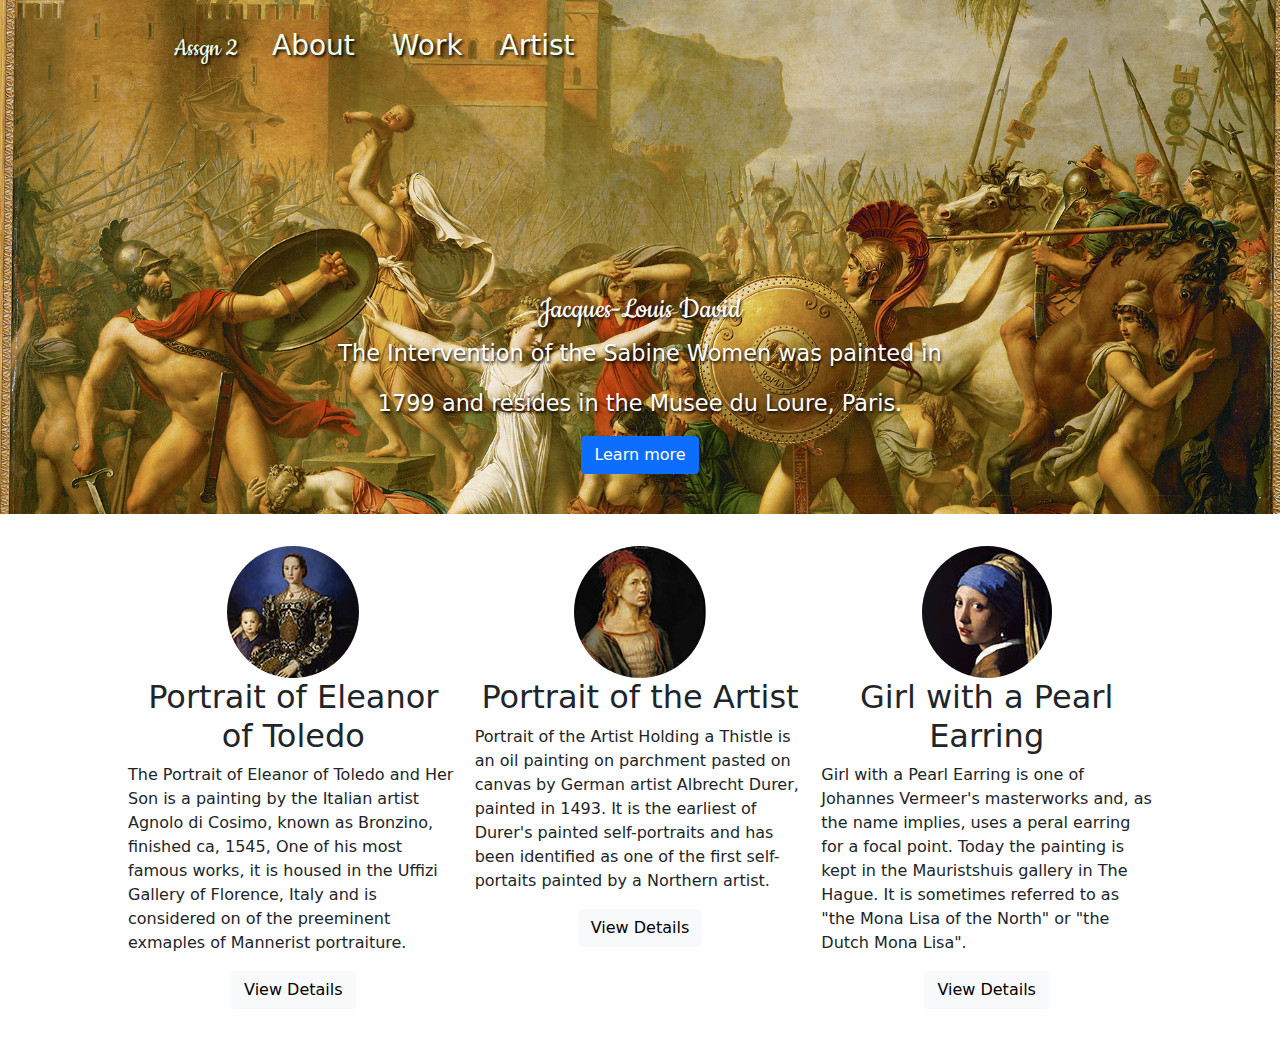
<file: start/index.html>
<!DOCTYPE html>
<html>

    <head>
        <link rel="preconnect" href="https://fonts.gstatic.com">
        <link href="https://fonts.googleapis.com/css2?family=Cookie&display=swap" rel="stylesheet">
        <title>Art Sales</title>
        <link rel="stylesheet" href="styles.css">
        <link rel="stylesheet" href="bootstrap-5.1.3-dist/css/bootstrap.min.css">
    </head>

    <body>
        <div id="home-container">
            <div class="r1">
                <div class="r1-inner">
                    <nav class="home-main-nav">
                        <ul>
                            <li class="cursive">
                                <a href="#">Assgn 2</a>
                            </li>
                            <li>
                                <a href="about/about.html">About</a>
                            </li>
                            <li>
                                <a href="art-works/art-works.html">Work</a>
                            </li>
                            <li>
                                <a href="artist/artist.html">Artist</a>
                            </li>
                        </ul>
                    </nav>
                    <div class="gallery-description">
                        <h2 class="cursive drop-shadow">Jacques-Louis David</h2>
                        <p class="drop-shadow">The Intervention of the Sabine Women was painted in</p>
                        <p class="drop-shadow">1799 and resides in the Musee du Loure, Paris.</p>
                        <button class="btn btn-primary">Learn more</button>
                    </div>
                </div>
            </div>
            <div class="r2">
                <div>
                    <img class="circle" src="img/thumbs/120010.jpg" alt="lady">
                    <h2>Portrait of Eleanor of Toledo</h2>
                    <p class="left-align">The Portrait of Eleanor of Toledo and Her Son is a painting by the Italian artist
                        Agnolo di Cosimo, known as Bronzino, finished ca, 1545, One of his most famous works, it is housed
                        in the Uffizi Gallery of Florence, Italy and is considered on of the preeminent exmaples of
                        Mannerist portraiture.</p>
                    <button class="btn btn-light">View Details</button>
                </div>
                <div>
                    <img class="circle" src="img/thumbs/116010.jpg" alt="lady">
                    <h2>Portrait of the Artist</h2>
                    <p class="left-align">Portrait of the Artist Holding a Thistle is an oil painting on parchment pasted on
                        canvas by German artist Albrecht Durer, painted in 1493. It is the earliest of Durer's painted
                        self-portraits and has been identified as one of the first self-portaits painted by a Northern
                        artist.</p>
                    <button class="btn btn-light">View Details</button>
                </div>
                <div>
                    <img class="circle" src="img/thumbs/106020.jpg" alt="lady">
                    <h2>Girl with a Pearl Earring</h2>
                    <p class="left-align">Girl with a Pearl Earring is one of Johannes Vermeer's masterworks and, as the
                        name implies, uses a peral earring for a focal point. Today the painting is kept in the Mauristshuis
                        gallery in The Hague. It is sometimes referred to as "the Mona Lisa of the North" or "the Dutch Mona
                        Lisa".</p>
                    <button class="btn btn-light">View Details</button>
                </div>
            </div>
        </div>
        <!-- external scripts -->
        <script scr="javascript" src="js/jquery-3.6.0.min.js"></script>
        <script type="javascript" src="bootstrap-5.1.3-dist/js/bootstrap.min.js"></script>
    </body>
</html>
</file>
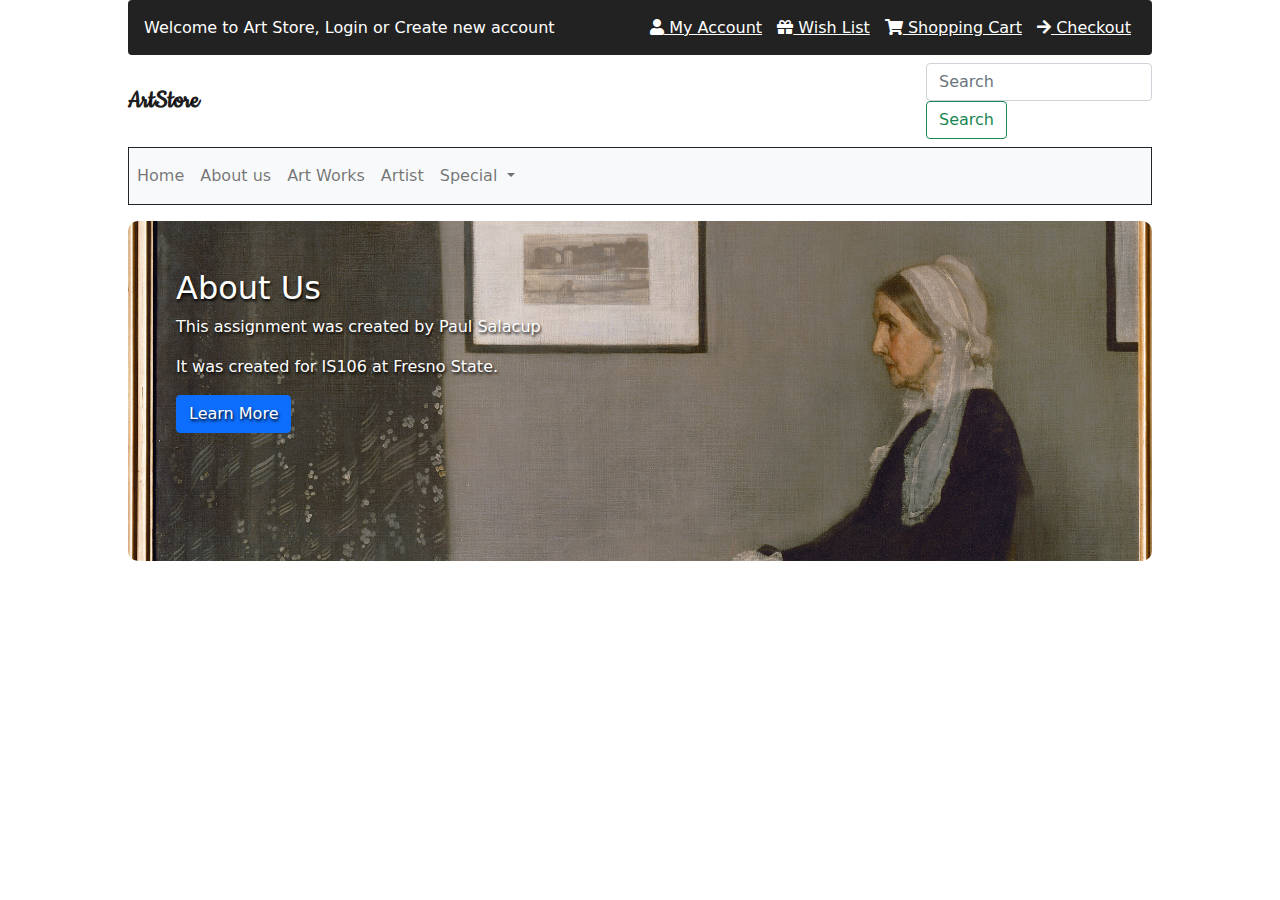
<file: start/about/about.html>
<!DOCTYPE html>
<html>

<head>
    <link rel="preconnect" href="https://fonts.gstatic.com">
    <link href="https://fonts.googleapis.com/css2?family=Cookie&display=swap" rel="stylesheet">
    <title>Art Sales</title>
    <link rel="stylesheet" href="../bootstrap-5.1.3-dist/css/bootstrap.min.css">
    <link rel="stylesheet" href="../fontawesome-free-5.15.2-web/css/all.min.css">
    <link rel="stylesheet" href="../styles.css">
    <link rel="stylesheet" href="about.css">
</head>

<body>
    <div id="about-container">
        <div id="about-container-inner">
            <!-- <i class="fas fa-camera"></i>
            <i class="fas fa-camera"></i> -->
            <div class="nav-container">
                <nav class="top-nav">
                    <span class="welcome-txt">Welcome to Art Store, Login or Create new account</span>
                    <ul class="top-nav-item">
                        <li>
                            <a href="#"><i class="fas fa-user"></i> My Account</a>
                        </li>
                        <li>
                            <a href="#"><i class="fas fa-gift"></i> Wish List</a>
                        </li>
                        <li>
                            <a href="#"><i class="fas fa-shopping-cart"></i> Shopping Cart</a>
                        </li>
                        <li>
                            <a href="#"><i class="fas fa-arrow-right"></i> Checkout</a>
                        </li>
                    </ul>
                </nav>
                <div class="search-container">
                    <nav class="navbar navbar-light bg-light justify-content-between white">
                        <a class="navbar-brand cursive logo-txt">ArtStore</a>
                        <form class="form-inline">
                            <input class="form-control mr-sm-2" type="search" placeholder="Search" aria-label="Search">
                            <button class="btn btn-outline-success my-2 my-sm-0" type="submit">Search</button>
                        </form>
                    </nav>
                </div>
                <nav class="main-nav">
                    <nav class="navbar navbar-expand-lg navbar-light bg-light">
                        <button class="navbar-toggler" type="button" data-toggle="collapse"
                            data-target="#navbarNavDropdown" aria-controls="navbarNavDropdown" aria-expanded="false"
                            aria-label="Toggle navigation">
                            <span class="navbar-toggler-icon"></span>
                        </button>
                        <div class="collapse navbar-collapse" id="navbarNavDropdown">
                            <ul class="navbar-nav">
                                <li class="nav-item active">
                                    <a class="nav-link" href="../index.html">Home <span class="sr-only">(current)</span></a>
                                </li>
                                <li class="nav-item">
                                    <a class="nav-link" href="about.html">About us</a>
                                </li>
                                <li class="nav-item">
                                    <a class="nav-link" href="../art-works/art-works.html">Art Works</a>
                                </li>
                                <li class="nav-item">
                                    <a class="nav-link" href="../artist/artist.html">Artist</a>
                                </li>
                                <li class="nav-item dropdown">
                                    <a class="nav-link dropdown-toggle" href="#" id="navbarDropdownMenuLink"
                                        data-toggle="dropdown" aria-haspopup="true" aria-expanded="false">
                                        Special
                                    </a>
                                    <div class="dropdown-menu" aria-labelledby="navbarDropdownMenuLink">
                                        <a class="dropdown-item" href="#">Special 1</a>
                                        <a class="dropdown-item" href="#">Special 2</a>
                                    </div>
                                </li>
                            </ul>
                        </div>
                    </nav>
                </nav>
            </div>
            <div class="about-content">
                <div class="banner">
                    <h2 class="drop-shadow">About Us</h2>
                    <p class="drop-shadow">This assignment was created by Paul Salacup</p>
                    <p class="drop-shadow">It was created for IS106 at Fresno State.</p>
                    <button class="btn btn-primary drop-shadow">Learn More</button>
                </div>
            </div>
        </div>
    </div>
    <!-- external scripts -->
    <script type="text/javascript" src="../js/jquery-3.6.0.min.js"></script>
    <script type="text/javascript" src="../bootstrap-5.1.3-dist/js/bootstrap.min.js"></script>
</body>

</html>
</file>
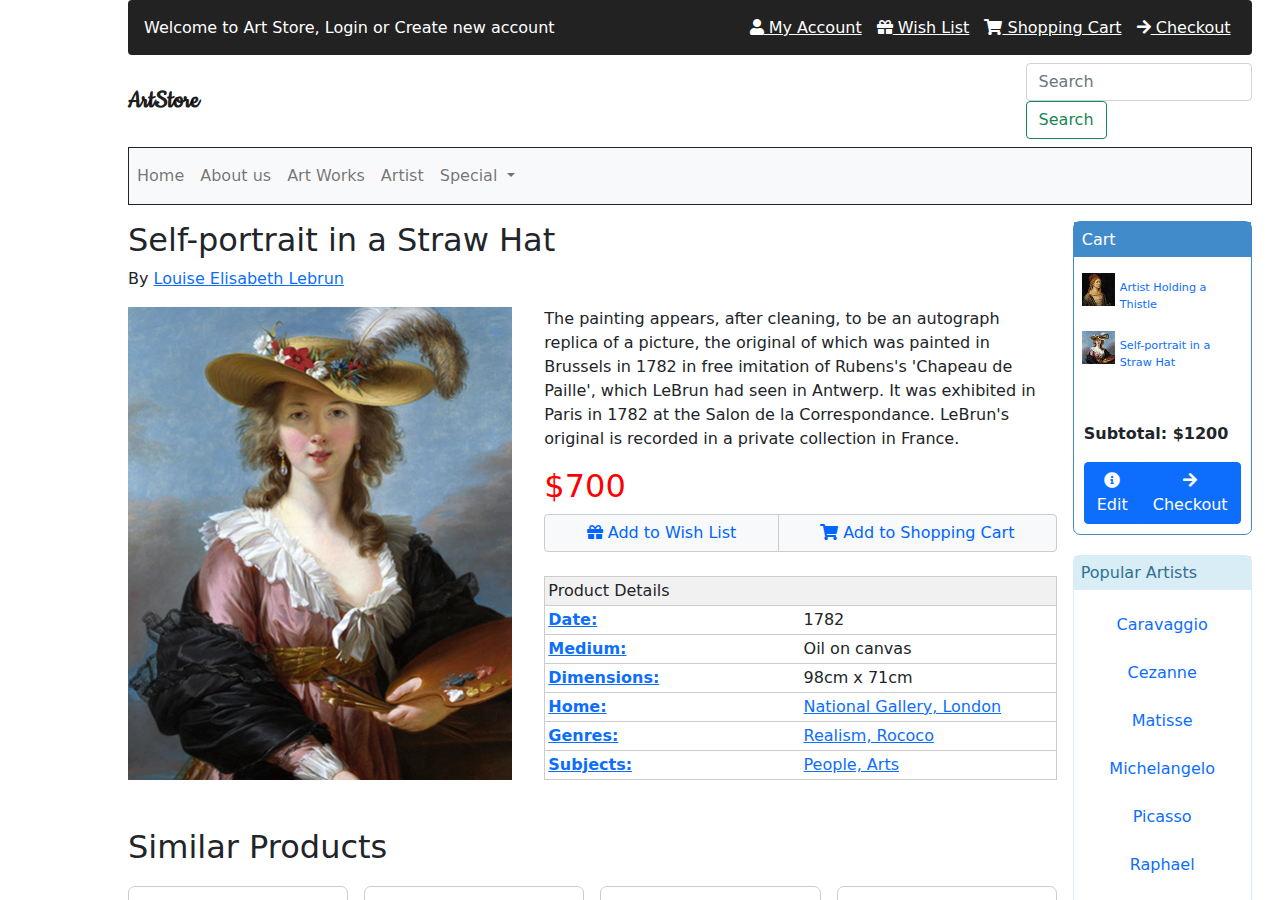
<file: start/art-works/art-works.html>
<!DOCTYPE html>
<html>

    <head>
        <link rel="preconnect" href="https://fonts.gstatic.com">
        <link href="https://fonts.googleapis.com/css2?family=Cookie&display=swap" rel="stylesheet">
        <title>Art Sales</title>
        <link rel="stylesheet" href="../bootstrap-5.1.3-dist/css/bootstrap.min.css">
        <link rel="stylesheet" href="../fontawesome-free-5.15.2-web/css/all.min.css">
        <link rel="stylesheet" href="../styles.css">
        <link rel="stylesheet" href="art-works.css">
    </head>

    <body>
        <div id="about-container">
            <div id="about-container-inner">
                <!-- <i class="fas fa-camera"></i>
              <i class="far fa-address-card"></i> -->
                <div class="nav-container">
                    <nav class="top-nav">
                        <span class="welcome-txt">Welcome to Art Store, Login or Create new account</span>
                        <ul class="top-nav-item">
                            <li>
                                <a href="#"><i class="fas fa-user"></i> My Account</a>
                            </li>
                            <li>
                                <a href="#"><i class="fas fa-gift"></i> Wish List</a>
                            </li>
                            <li>
                                <a href="#"><i class="fas fa-shopping-cart"></i> Shopping Cart</a>
                            </li>
                            <li>
                                <a href="#"><i class="fas fa-arrow-right"></i> Checkout</a>
                            </li>
                        </ul>
                    </nav>
                    <div class="search-container">
                        <nav class="navbar navbar-light bg-light justify-content-between white">
                            <a class="navbar-brand cursive logo-txt">ArtStore</a>
                            <form class="form-inline">
                                <input class="form-control mr-sm-2" type="search" placeholder="Search" aria-label="Search">
                                <button class="btn btn-outline-success my-2 my-sm-0" type="submit">Search</button>
                            </form>
                        </nav>
                    </div>
                    <nav class="main-nav">
                        <nav class="navbar navbar-expand-lg navbar-light bg-light">
                            <button class="navbar-toggler" type="button" data-toggle="collapse"
                                data-target="#navbarNavDropdown" aria-controls="navbarNavDropdown" aria-expanded="false"
                                aria-label="Toggle navigation">
                                <span class="navbar-toggler-icon"></span>
                            </button>
                            <div class="collapse navbar-collapse" id="navbarNavDropdown">
                                <ul class="navbar-nav">
                                    <li class="nav-item active">
                                        <a class="nav-link" href="../index.html">Home<span
                                                class="sr-only">(current)</span></a>
                                    </li>
                                    <li class="nav-item">
                                        <a class="nav-link" href="../about/about.html">About us</a>
                                    </li>
                                    <li class="nav-item">
                                        <a class="nav-link" href="../art-works/art-works.html">Art Works</a>
                                    </li>
                                    <li class="nav-item">
                                        <a class="nav-link" href="../artist/artist.html">Artist</a>
                                    </li>
                                    <li class="nav-item dropdown">
                                        <a class="nav-link dropdown-toggle" href="#" id="navbarDropdownMenuLink"
                                            data-toggle="dropdown" aria-haspopup="true" aria-expanded="false">
                                            Special
                                        </a>
                                        <div class="dropdown-menu" aria-labelledby="navbarDropdownMenuLink">
                                            <a class="dropdown-item" href="#">Special 1</a>
                                            <a class="dropdown-item" href="#">Special 2</a>
                                        </div>
                                    </li>
                                </ul>
                            </div>
                        </nav>
                    </nav>
                </div>
                <div class="art-content">
                    <div class="art-c1">
                        <h1>Self-portrait in a Straw Hat
                        </h1>
                        <p>By <a href="#">Louise Elisabeth Lebrun</a></p>
                        <div class="art-c1-content">
                            <div class="left"></div>
                            <div class="right">
                                <p>The painting appears, after cleaning, to be an autograph replica of a picture, the
                                    original of which
                                    was painted in Brussels in 1782 in free imitation of Rubens's 'Chapeau de Paille', which
                                    LeBrun had seen
                                    in Antwerp. It was exhibited in Paris in 1782 at the Salon de la Correspondance.
                                    LeBrun's original is
                                    recorded in a private collection in France.</p>
                                <h2 class="red-text">$700</h2>
                                <div class="btn-group full-width">
                                    <button class="btn btn-light btn-bordered font-blue"><i class="fas fa-gift"></i> Add to Wish List</button>
                                    <button class="btn btn-light btn-bordered font-blue"><i class="fas fa-shopping-cart"></i> Add to Shopping Cart</button>
                                </div>
                                <br>
                                <br>
                                <table class="product-table">
                                    <thead>
                                        <tr>
                                            <td colspan="2">Product Details</td>
                                        </tr>
                                    </thead>
                                    <tbody>
                                        <tr>
                                            <td><a class="font-bold">Date:</a></td>
                                            <td>1782</td>
                                        </tr>
                                        <tr>
                                            <td><a class="font-bold">Medium:</a></td>
                                            <td>Oil on canvas</td>
                                        </tr>
                                        <tr>
                                            <td><a class="font-bold">Dimensions:</a></td>
                                            <td>98cm x 71cm</td>
                                        </tr>
                                        <tr>
                                            <td><a class="font-bold">Home:</a></td>
                                            <td ><a href="#">National Gallery, London</a></td>
                                        </tr>
                                        <tr>
                                            <td><a class="font-bold">Genres:</a></td>
                                            <td><a href="#">Realism, Rococo</a></td>
                                        </tr>
                                        <tr>
                                            <td><a class="font-bold">Subjects:</a></td>
                                            <td><a href="#">People, Arts</a></td>
                                        </tr>
                                    </tbody>
                                    <tfoot></tfoot>
                                </table>
                            </div>
    
                        </div>
                        <br><br>
                        <h1>Similar Products</h1>
                        <div class="similar-products">
                            <div class="bordered">
                                <img src="../img/thumbs/116010.jpg" alt="img1">
                                <p class="small-text">Artist Holding a Thistle</p>
                                <div class="btn-group">
                                    <button class="btn btn-primary btn-bordered"><i class="fa fa-info-circle"></i> View</button>
                                    <button class="btn btn-success btn-bordered"><i class="fas fa-gift"></i> Wish</button>
                                    <button class="btn btn-info btn-bordered"><i class="fas fa-shopping-cart"></i> Cart</button>
                                </div>
                            </div>
                            <div class="bordered">
                                <img src="../img/thumbs/120010.jpg" alt="img1">
                                <p class="small-text">Portrait of Eleanor of Toledo</p>
                                <div class="btn-group">
                                    <button class="btn btn-primary btn-bordered"><i class="fa fa-info-circle"></i> View</button>
                                    <button class="btn btn-success btn-bordered"><i class="fas fa-gift"></i> Wish</button>
                                    <button class="btn btn-info btn-bordered"><i class="fas fa-shopping-cart"></i> Cart</button>
                                </div>
                            </div>
                            <div class="bordered">
                                <img src="../img/thumbs/107010.jpg" alt="img1">
                                <p class="small-text">Madame de Pompadour</p>
                                <div class="btn-group">
                                    <button class="btn btn-primary btn-bordered"><i class="fa fa-info-circle"></i> View</button>
                                    <button class="btn btn-success btn-bordered"><i class="fas fa-gift"></i> Wish</button>
                                    <button class="btn btn-info btn-bordered"><i class="fas fa-shopping-cart"></i> Cart</button>
                                </div>
                            </div>
                            <div class="bordered">
                                <img src="../img/thumbs/106020.jpg" alt="img1">
                                <p class="small-text">Girl with a Pearl Earring</p>
                                <div class="btn-group">
                                    <button class="btn btn-primary btn-bordered"><i class="fa fa-info-circle"></i> View</button>
                                    <button class="btn btn-success btn-bordered"><i class="fas fa-gift"></i> Wish</button>
                                    <button class="btn btn-info btn-bordered"><i class="fas fa-shopping-cart"></i> Cart</button>
                                </div>
                            </div>
                        </div>
    
                    </div>
                    <div class="art-c2">
                        <div class="left-sidebar-block light-blue">
                            <h3 class="block-header light-blue">Cart</h3>
                            <ul class="sidebar-list">
                                <li>
                                    <img class="pull-left" src="../img/tiny/116010.jpg" alt="sm1">
                                    <a class="tiny-txt align-text-left" href="#">Artist Holding a Thistle</a>
                                </li>
                                <li>
                                    <img class="pull-left" src="../img/tiny/113010.jpg" alt="sm1">
                                    <a class="tiny-txt align-text-left" href="#">Self-portrait in a Straw Hat</a>
                                </li>
                            </ul>
                            <div class="btn-below">
                                <p class="font-bold">Subtotal: $1200</p>
                                <div class="btn-group full-width">
                                    <button class="btn btn-primary"><i class="fa fa-info-circle"></i> Edit</button>
                                    <button class="btn btn-primary"><i class="fas fa-arrow-right"></i> Checkout</button>
                                </div>
                            </div>
                        </div>
    
                        <div class="left-sidebar-block accent-blue">
                            <h3 class="block-header-accent accent-background">Popular Artists</h3>
                            <ul class="sidebar-list">
                                <li><a href="#">Caravaggio</a></li>
                                <li><a href="#">Cezanne</a></li>
                                <li><a href="#">Matisse</a></li>
                                <li><a href="#">Michelangelo</a></li>
                                <li><a href="#">Picasso</a></li>
                                <li><a href="#">Raphael</a></li>
                                <li><a href="#">Van Gogh</a></li>
                            </ul>
                        </div>
                        <div class="left-sidebar-block accent-blue">
                            <h3 class="block-header-accent accent-background">Popular Genres</h3>
                            <ul class="sidebar-list">
                                <li><a href="#">Baroque</a></li>
                                <li><a href="#">Cubism</a></li>
                                <li><a href="#">Impressionism</a></li>
                                <li><a href="#">Renaissance</a></li>
                            </ul>
                        </div>
                    </div>
                </div>
            </div>
            <div class="top-footer">
                <div class="footer-inner">
                    <div>
                        <h3 class="medium-txt"><i class="fa fa-info-circle"></i> About Us</h3>
                        <p>Lorem Ipsum is simply dummy text of the printing and typesetting industry. Lorem Ipsum has been
                            the
                            industry's standard dummy text ever since the 1500s.</p>
                    </div>
                    <div>
                        <h3 class="medium-txt"><i class="fa fa-phone"></i> Customer Service</h3>
                        <ul class="footer-list">
                            <li><a class="footer-link" href="#">Delivery Information</a></li>
                            <li><a class="footer-link" href="#">Privacy Policy</a></li>
                            <li><a class="footer-link" href="#">Shipping</a></li>
                            <li><a class="footer-link" href="#">Terms of Conditions</a></li>
                        </ul>
                    </div>
                    <div>
                        <h3 class="medium-txt"><i class="fas fa-shopping-cart"></i> Just Ordered</h3>
                        <ul class="footer-list">
                            <li>
                                <img src="../img/tiny/13030.jpg" alt="img1">
                                <div>
                                    <a href="#">Arrangement in Grey and Black</a><br>
                                    <span>5 minutes ago</span>
                                </div>
                            </li>
                            <li>
                                <img src="../img/tiny/116010.jpg" alt="img2">
                                <div>
                                    <a href="#">Artist Holding a Thistle</a><br>
                                    <span>11 minutes ago</span>
                                </div>
                            </li>
                            <li>
                                <img src="../img/tiny/113010.jpg" alt="img3">
                                <div>
                                    <a href="#">Self-portrait in a Straw Hat</a><br>
                                    <span>23 minutes ago</span>
                                </div>
                            </li>
                        </ul>
                    </div>
                    <div>
                        <h3 class="medium-txt"><i class="fa fa-envelope"></i> Contact us</h3>
                        <div class="form-group">
                            <input class="form-control form-control-lg" type="text" placeholder="Enter name...">
                        </div>
                        <div class="form-group">
                            <input class="form-control form-control-lg" type="text" placeholder="Enter email...">
                        </div>
                        <div class="form-group">
                            <textarea class="form-control" id="validationTextarea" placeholder="Enter message"
                                required></textarea>
                        </div>
                        <button class="btn btn-primary full-width">Submit</button>
                    </div>
                </div>
    
            </div>
            <footer class="bottom-footer">
                <div class="footer-bottom-inner">
                    <span>All images are copyright to their owners. This is just a hypothetical site</span>
                    <span>© 2014 Copyright Art Store</span>
                </div>
            </footer>
        </div>

  <!-- external scripts -->
  <script type="text/javascript" src="../js/jquery-3.6.0.min.js"></script>
  <script type="text/javascript" src="../bootstrap-5.1.3-dist/js/bootstrap.min.js"></script>
</body>
</html>
</file>
<file: start/styles.css>
* {
    margin: 0px;
    padding: 0px;

}

html, body {
    height: 100vh;
    width: 100vw;
}

h1 {
    font-size: 2em;
}

.full-width {
    width: 100%;
}

/* home page css */
.cursive {
    font-family: 'Cookie', cursive;
}

.circle {
    border-radius: 50%;
}

.drop-shadow {
    text-shadow: 1px 2px 3px #000;
}

#home-container {
    height: 100%;
    display: grid;
    grid-template-rows: 1fr 1fr;
}

.r1 {
    background-color: rgb(0, 0, 0);
    background-image: url('img/david.jpg');
    background-repeat: no-repeat;
    background-size: cover;
    background-position: 50%;
}

.r1-inner {
    width: 80%;
    height: 100%;
    margin: 0px auto;
}

.home-main-nav {
    padding-top: 25px;
}

.home-main-nav > ul {
    list-style-type: none;
}
.home-main-nav > ul > li {
    display: inline;
    font-size: 1.75em;
}

.home-main-nav > ul > li> a {
    color: honeydew;
    text-decoration: none;
    padding: 15px .5em;
    text-shadow: 2px 2px 3px #000;
}

.home-main-nav > ul > li:first-child {
    font-family: 'Cookie', cursive;
}

.home-main-nav > ul > li:first-child a:hover {
    background-color: transparent;
    color: #428bca;
}

.home-main-nav > ul > li> a:hover {
    background-color: honeydew;
    color: hotpink;
}

.gallery-description {
    padding-top: 20%;
    padding-bottom: 40px;
    text-align: center;
    color: white;
    font-size: 1.4em;
}

.r2 {
    display: grid;
    padding: 2em 0ex;
    grid-template-columns: 1fr 1fr 1fr;
    grid-column-gap: 1em;
    justify-self: center;
    width: 80%;
    margin: 0px auto;
    height: 100%;
}

.r2 > div {
    text-align: center;
}

.left-align {
    text-align: left;
}
/* end home page css */
</file>
<file: start/about/about.css>
#about-container {
    height: 100%;
}

#about-container-inner {
    display: grid;
    grid-template-rows: auto 1fr;
    grid-row-gap: 1em;
    height: 100%;
    width: 80%;
    margin: 0px auto;
}

.main-nav {
    border: 1px solid;
}

.top-nav {
    display: grid;
    grid-template-columns: 1fr auto;
    background-color: #222;
    border-color: #080808;
    height: 55px;
    border-radius: 4px;
    padding: 1em;
}
.welcome-txt {
    color: white;
}

.top-nav-item {
    list-style-type: none;
}

.top-nav-item li {
    display: inline;
}

.top-nav-item li a{
    color: white;
    padding: 5px;
}

.logo-txt {
    font-size: 1.75em !important;
    font-weight: bold;
}

.white {
    background-color: white !important;
}

.banner {
    height: 340px;
    border-radius: 10px;
    background-image: url('../img/whistler.jpg');
    background-repeat: no-repeat;
    background-size: cover;
    background-position: 50% 14%;
    color: white;
    padding: 3em;
}
</file>
<file: start/art-works/art-works.css>
#about-container {
  height: 100%;
  overflow: auto;
}

#about-container-inner {
  display: grid;
  grid-template-rows: auto 1fr;
  grid-row-gap: 1em;
  width: 80%;
  margin: 0px auto;
}

.top-nav {
  display: grid;
  grid-template-columns: 1fr auto;
  background-color: #222;
  border-color: #080808;
  height: 55px;
  border-radius: 4px;
  padding: 1em;
}

.main-nav {
  border: 1px solid;
}

.welcome-txt {
  color: #FFF;
}

.top-nav-item {
  list-style-type: none;
}

.top-nav-item li {
  display: inline;
}

.top-nav-item li a {
  color: #FFF;
  padding: 5px;
}

.logo-txt {
  font-size: 1.75em !important;
  font-weight: bold;
}

.white {
  background-color: #FFF !important;
}

.banner {
  height: 340px;
  border-radius: 10px;
  background-image: url('../img/whistler.jpg');
  background-repeat: no-repeat;
  background-size: cover;
  background-position: 50% 14%;
  color: #FFF;
  padding: 3em;
}

.art-content {
  display: grid;
  grid-template-columns: 3fr 1fr;
  grid-column-gap: 1em;
}

.art-c1-content {
  display: grid;
  grid-template-columns: 3fr 4fr;
  grid-column-gap: 2em;
}

.left {
  background-image: url('../img/113010.jpg');
  background-repeat: no-repeat;
  background-position: center;
  max-height: 600px;
}

.red-text {
  color: red;
}

.btn-bordered {
  border: 1px solid #CCC;
}

.product-table {
  width: 100%;
  table-layout: fixed;
  border: 1px solid #CCC;
}

.product-table thead tr {
  background-color: #f1f1f1;
}

.product-table td {
  border-bottom: 1px solid #CCC;
  padding: 2px 3px;
}

.similar-products {
  display: grid;
  grid-template-columns: repeat(4, 1fr);
  justify-items: center;
  /* height: 300px; */
  text-align: center;
  grid-column-gap: 1em;
  margin: 20px 0px;
}

.small-text {
  font-size: .95em;
}

.bordered {
  border: 1px solid #CCC;
  border-radius: 7px;
  padding: 1em;
}

.font-bold{
  font-weight: bold;
}

.font-blue{
  color: rgb(0, 102, 255);
}

/* sidebar begin */

.left-sidebar-block {
  border-radius: 7px;
  border: 1px solid #428bca;
  min-height: 250px;
  margin-bottom: 20px;
}

.light-blue {
  border: 1px solid #428bca;
}
.accent-blue {
  border: 1px solid #d9edf7;
}
.accent-background {
  background-color:  #d9edf7;
}
h3.block-header {
  background-color: #428bca;
  color: #FFF;
  padding:7px;
  font-size: 1em;
}
h3.block-header-accent {
  background-color: #d9edf7;
  color: #31708f;
  padding:7px;
  font-size: 1em;
}
.sidebar-list {
  list-style-type: none;
  text-align: center;
  padding: .5em;
}
.sidebar-list > li {
  overflow: auto;
  margin-bottom: 10px;
}
.btn-below {
  padding: 10px;
}
.sidebar-list > li > img {
  margin-right: 5px;
  width: 33px;
}
.pull-left {
  float: left;
}
.align-text-left {
  text-align: left;
}
.tiny-txt {
  font-size: .7em;
}
.sidebar-list > li > a {
  padding: 7px 0px;
  display: block;
  text-decoration: none;
  transition-duration: 0.9s;
}

.sidebar-list > li > a:hover {
  background-color: #f1f1f1;
}

/* sidebar end */


/* footer start */
.top-footer {
  background-color: #E7E7E7;
}

.footer-inner {
  display: grid;
  grid-template-columns: repeat(4, 1fr);
  grid-column-gap: 1em;
  width: 80%;
  margin: 0px auto;
  height: 350px;
  padding: 10px 0px 0px;

}

.medium-txt {
  font-size: 1.25em;
  margin-bottom: 20px;
}

.footer-list {
  list-style-type: none;
}
.footer-list > li {
  margin-bottom: 15px;
  overflow: auto;
}
ul.footer-list>li>img {
  float: left;
  margin-right: 10px;
}

.footer-link {
  padding: 15px 0px;
  display: block;
}
.bottom-footer {
  background-color: #3A3A3A;
  color: #777;
}
.footer-bottom-inner {
  display: grid;
  grid-template-columns: 1fr auto;
  width: 80%;
  margin: 0px auto;
}
.footer-bottom-inner > span {
  padding: 15px 0px;
  display: block;
}
/* footer end */
</file>
